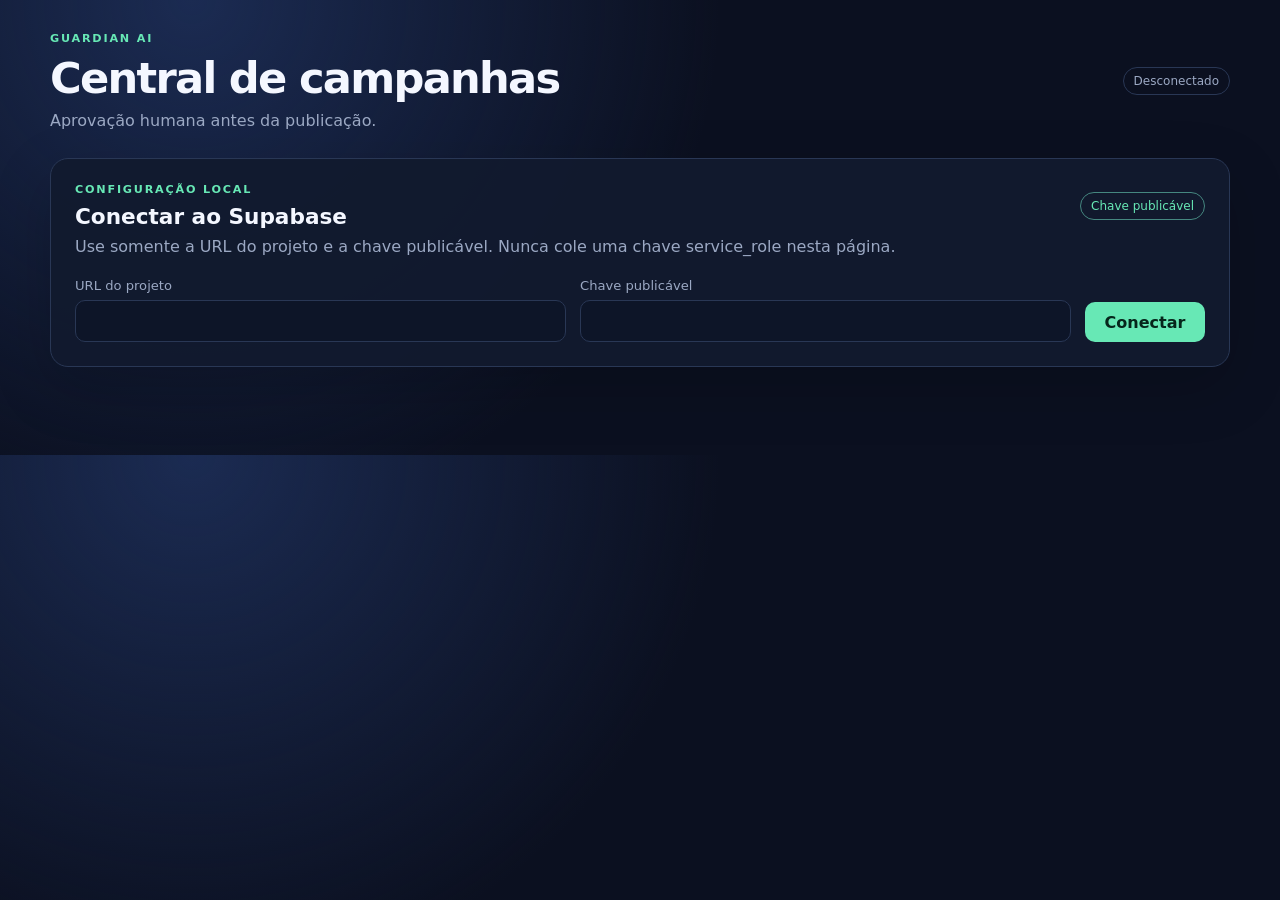
<file: MKT-Guardian-AUTO/desktop/index.html>
<!doctype html>
<html lang="pt-BR">
  <head>
    <meta charset="utf-8">
    <meta name="viewport" content="width=device-width, initial-scale=1">
    <meta
      http-equiv="Content-Security-Policy"
      content="default-src 'self'; script-src 'self' https://esm.sh; connect-src 'self' https://*.supabase.co; img-src 'self' data: blob: https://*.supabase.co; media-src 'self' blob: https://*.supabase.co; style-src 'self'"
    >
    <title>Guardian AI · Campanhas</title>
    <link rel="stylesheet" href="styles.css">
  </head>
  <body>
    <main class="shell">
      <header class="topbar">
        <div>
          <p class="eyebrow">GUARDIAN AI</p>
          <h1>Central de campanhas</h1>
          <p class="subtitle">Aprovação humana antes da publicação.</p>
        </div>
        <div class="session-actions">
          <span id="session-label" class="session-label">Desconectado</span>
          <button id="logout-button" class="button button-quiet hidden" type="button">
            Sair
          </button>
        </div>
      </header>

      <section id="config-panel" class="panel">
        <div class="panel-heading">
          <div>
            <p class="eyebrow">CONFIGURAÇÃO LOCAL</p>
            <h2>Conectar ao Supabase</h2>
          </div>
          <span class="security-badge">Chave publicável</span>
        </div>
        <p class="muted">
          Use somente a URL do projeto e a chave publicável. Nunca cole uma
          chave service_role nesta página.
        </p>
        <div id="config-message" class="message hidden" role="status" aria-live="polite"></div>
        <form id="config-form" class="form-grid">
          <label>
            URL do projeto
            <input id="supabase-url" name="supabase-url" type="url" autocomplete="url" required>
          </label>
          <label>
            Chave publicável
            <input id="publishable-key" name="publishable-key" type="password" autocomplete="off" required>
          </label>
          <button class="button button-primary form-submit" type="submit">
            Conectar
          </button>
        </form>
      </section>

      <section id="login-panel" class="panel hidden">
        <div class="panel-heading">
          <div>
            <p class="eyebrow">ACESSO AUTENTICADO</p>
            <h2>Entrar no painel</h2>
          </div>
          <span class="security-badge">RLS ativo</span>
        </div>
        <div id="auth-message" class="message hidden" role="status" aria-live="polite"></div>
        <form id="login-form" class="form-grid">
          <label>
            E-mail
            <input id="email" name="email" type="email" autocomplete="username" required>
          </label>
          <label>
            Senha
            <input id="password" name="password" type="password" autocomplete="current-password" required>
          </label>
          <button class="button button-primary form-submit" type="submit">
            Entrar
          </button>
        </form>
        <button id="reset-config-button" class="button button-quiet reset-config" type="button">
          Trocar URL ou chave
        </button>
      </section>

      <section id="dashboard" class="hidden">
        <section id="new-campaign-panel" class="panel">
          <div class="panel-heading">
            <div>
              <p class="eyebrow">NOVA PRODUÇÃO</p>
              <h2>Criar campanha</h2>
            </div>
            <span class="security-badge">Aprovação humana obrigatória</span>
          </div>
          <p class="muted">
            Escolha os seis parâmetros. O worker Linux fará a geração e a
            campanha ficará aguardando sua aprovação antes de qualquer publicação.
          </p>
          <div id="creation-message" class="message hidden" role="status" aria-live="polite"></div>
          <form id="new-campaign-form" class="campaign-form">
            <label>
              Público-alvo
              <select id="new-publico" required>
                <option value="">Selecione</option>
                <option value="idosos">Idosos / Aposentados</option>
                <option value="pais">Pais / Filhos</option>
                <option value="empresarios">Empresários / Comerciantes</option>
                <option value="escolas">Escolas / Professores</option>
              </select>
            </label>
            <label>
              Tipo de golpe
              <select id="new-golpe" required>
                <option value="">Selecione</option>
                <option value="falso_parente">Falso Parente</option>
                <option value="pix_fantasma">Golpe do PIX</option>
                <option value="falsa_central">Falsa Central Bancária</option>
                <option value="grooming">Grooming</option>
                <option value="phishing">Phishing</option>
                <option value="clonagem_whatsapp">Clonagem de WhatsApp</option>
                <option value="link_malicioso">Link Malicioso</option>
                <option value="falso_emprego">Falso Emprego</option>
                <option value="falso_investimento">Falso Investimento</option>
              </select>
            </label>
            <label>
              Tipo de mídia
              <select id="new-midia" required>
                <option value="">Selecione</option>
                <option value="imagem">Imagem estática</option>
                <option value="video">Vídeo comercial</option>
              </select>
            </label>
            <label>
              Canal
              <select id="new-canal" required>
                <option value="">Selecione</option>
                <option value="meta">Meta Ads (Instagram/Facebook)</option>
                <option value="tiktok">TikTok / YouTube Shorts</option>
              </select>
            </label>
            <label>
              Objetivo
              <select id="new-objetivo" required>
                <option value="">Selecione</option>
                <option value="install">Instalação do aplicativo</option>
                <option value="leads">Geração de leads</option>
              </select>
            </label>
            <div class="creation-flow">
              <span class="form-label">Fluxo pós-geração</span>
              <strong>Salvar localmente + revisão no Desktop</strong>
              <small>Telegram continuará recebendo notificações quando configurado.</small>
            </div>
            <button class="button button-primary form-submit" type="submit">
              Enfileirar geração
            </button>
          </form>
        </section>

        <div class="dashboard-toolbar">
          <div>
            <p class="eyebrow">VISÃO OPERACIONAL</p>
            <h2>Campanhas</h2>
          </div>
          <div class="toolbar-actions">
            <label class="filter-label" for="status-filter">Status</label>
            <select id="status-filter">
              <option value="">Todas</option>
              <option value="AGUARDANDO_APROVACAO_FINAL">Aguardando aprovação</option>
              <option value="AJUSTE_SOLICITADO">Ajuste solicitado</option>
              <option value="APROVADA">Aprovadas</option>
              <option value="PRONTA_PARA_PUBLICAR">Prontas</option>
              <option value="PUBLICANDO">Publicando</option>
              <option value="PUBLICADA">Publicadas</option>
              <option value="ERRO_PUBLICACAO">Com erro</option>
            </select>
            <button id="refresh-button" class="button button-quiet" type="button">
              Atualizar
            </button>
          </div>
        </div>

        <div id="message" class="message hidden" role="status" aria-live="polite"></div>
        <div id="campaign-list" class="campaign-grid"></div>
        <div id="empty-state" class="empty-state hidden">
          Nenhuma campanha encontrada para este filtro.
        </div>
      </section>

      <section id="commands-panel" class="panel hidden">
        <div class="panel-heading">
          <div>
            <p class="eyebrow">AUDITORIA</p>
            <h2>Comandos recentes</h2>
          </div>
        </div>
        <div id="command-list" class="command-list"></div>
      </section>
    </main>

    <template id="campaign-template">
      <article class="campaign-card">
        <div class="asset-frame"></div>
        <div class="campaign-content">
          <div class="campaign-heading">
            <div>
              <p class="campaign-id"></p>
              <h3 class="campaign-title"></h3>
            </div>
            <span class="status-pill"></span>
          </div>
          <p class="campaign-copy"></p>
          <p class="campaign-script-label">Roteiro</p>
          <p class="campaign-script"></p>
          <p class="campaign-qa"></p>
          <dl class="campaign-meta"></dl>
          <div class="campaign-actions">
            <div class="editorial-actions hidden">
              <button class="button button-primary approve-button" type="button">
                Aprovar
              </button>
              <button class="button button-quiet revision-button" type="button">
                Solicitar ajuste
              </button>
              <button class="button button-danger reject-button" type="button">
                Rejeitar
              </button>
            </div>
            <button class="button button-primary publish-button" type="button">
              Solicitar publicação
            </button>
          </div>
        </div>
      </article>
    </template>

    <script type="module" src="app.js"></script>
  </body>
</html>
</file>
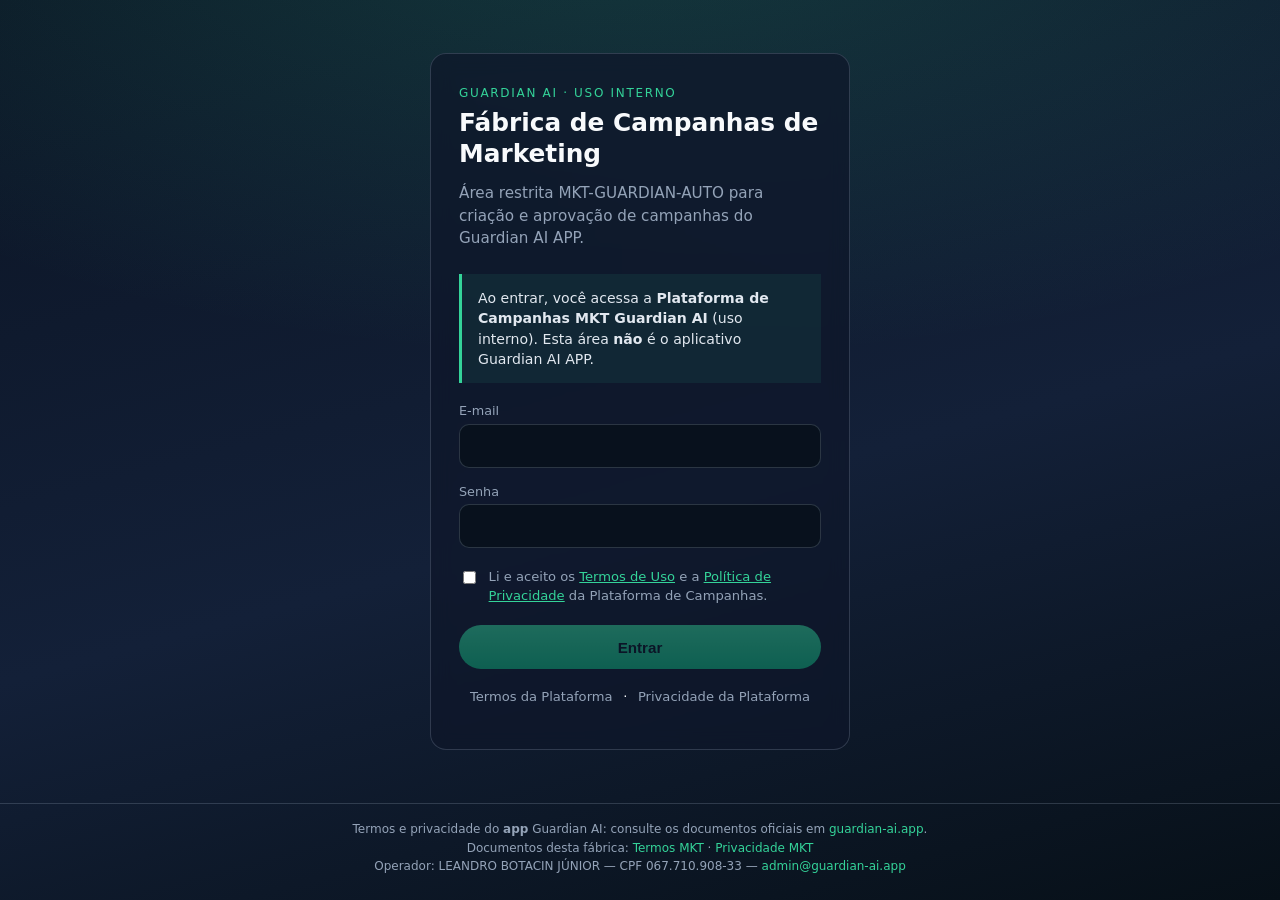
<file: MKT-Guardian-AUTO/docs/web/index.html>
<!DOCTYPE html>
<html lang="pt-BR">
<head>
  <meta charset="utf-8" />
  <meta name="viewport" content="width=device-width, initial-scale=1" />
  <title>MKT Guardian AI — Fábrica de Campanhas</title>
  <meta name="description" content="Área restrita da Fábrica de Campanhas de Marketing do Guardian AI APP. Uso interno mediante autenticação." />
  <meta name="robots" content="noindex, nofollow" />
  <style>
    :root {
      --navy: #0b1424;
      --navy-mid: #132038;
      --card: #0f172a;
      --green: #34d399;
      --green-dark: #10b981;
      --text: #f8fafc;
      --muted: #94a3b8;
      --line: rgba(148, 163, 184, 0.25);
    }
    * { box-sizing: border-box; }
    body {
      margin: 0;
      min-height: 100vh;
      font-family: "Segoe UI", system-ui, sans-serif;
      color: var(--text);
      background:
        radial-gradient(ellipse 80% 50% at 50% -10%, rgba(52, 211, 153, 0.18), transparent),
        linear-gradient(165deg, var(--navy) 0%, var(--navy-mid) 55%, #071018 100%);
      display: flex;
      flex-direction: column;
    }
    main {
      flex: 1;
      display: flex;
      align-items: center;
      justify-content: center;
      padding: 2rem 1.25rem;
    }
    .panel {
      width: min(420px, 100%);
      padding: 2rem 1.75rem;
      background: rgba(15, 23, 42, 0.72);
      border: 1px solid var(--line);
      border-radius: 16px;
      backdrop-filter: blur(10px);
    }
    .brand {
      font-size: 0.75rem;
      letter-spacing: 0.14em;
      text-transform: uppercase;
      color: var(--green);
      margin: 0 0 0.5rem;
    }
    h1 {
      margin: 0 0 0.75rem;
      font-size: 1.55rem;
      line-height: 1.25;
      font-weight: 700;
    }
    .lead {
      margin: 0 0 1.5rem;
      color: var(--muted);
      font-size: 0.95rem;
      line-height: 1.5;
    }
    .notice {
      margin: 0 0 1.25rem;
      padding: 0.85rem 1rem;
      border-left: 3px solid var(--green);
      background: rgba(52, 211, 153, 0.08);
      color: #e2e8f0;
      font-size: 0.88rem;
      line-height: 1.45;
    }
    label {
      display: block;
      font-size: 0.8rem;
      color: var(--muted);
      margin-bottom: 0.35rem;
    }
    input[type="email"],
    input[type="password"] {
      width: 100%;
      margin-bottom: 1rem;
      padding: 0.75rem 0.85rem;
      border-radius: 10px;
      border: 1px solid var(--line);
      background: rgba(7, 16, 24, 0.7);
      color: var(--text);
      font-size: 1rem;
    }
    input:focus {
      outline: 2px solid rgba(52, 211, 153, 0.45);
      border-color: var(--green);
    }
    .accept {
      display: flex;
      gap: 0.6rem;
      align-items: flex-start;
      margin: 0.25rem 0 1.25rem;
      font-size: 0.82rem;
      color: var(--muted);
      line-height: 1.4;
    }
    .accept a { color: var(--green); }
    button {
      width: 100%;
      border: 0;
      border-radius: 999px;
      padding: 0.85rem 1rem;
      background: linear-gradient(180deg, var(--green), var(--green-dark));
      color: var(--navy);
      font-weight: 700;
      font-size: 0.95rem;
      cursor: pointer;
    }
    button:disabled {
      opacity: 0.45;
      cursor: not-allowed;
    }
    .links {
      margin-top: 1.25rem;
      text-align: center;
      font-size: 0.82rem;
    }
    .links a {
      color: var(--muted);
      text-decoration: none;
      margin: 0 0.4rem;
    }
    .links a:hover { color: var(--green); }
    footer {
      padding: 1rem 1.25rem 1.5rem;
      text-align: center;
      font-size: 0.75rem;
      color: var(--muted);
      line-height: 1.55;
      border-top: 1px solid var(--line);
    }
    footer a { color: var(--green); text-decoration: none; }
  </style>
</head>
<body>
  <main>
    <section class="panel" aria-labelledby="titulo-login">
      <p class="brand">Guardian AI · Uso interno</p>
      <h1 id="titulo-login">Fábrica de Campanhas de Marketing</h1>
      <p class="lead">Área restrita MKT-GUARDIAN-AUTO para criação e aprovação de campanhas do Guardian AI APP.</p>

      <p class="notice">
        Ao entrar, você acessa a <strong>Plataforma de Campanhas MKT Guardian AI</strong> (uso interno).
        Esta área <strong>não</strong> é o aplicativo Guardian AI APP.
      </p>

      <!-- Substitua action pelo endpoint real de autenticação do site -->
      <form method="post" action="#" id="form-login">
        <label for="email">E-mail</label>
        <input id="email" name="email" type="email" autocomplete="username" required />

        <label for="senha">Senha</label>
        <input id="senha" name="senha" type="password" autocomplete="current-password" required />

        <label class="accept">
          <input type="checkbox" id="aceite" name="aceite" required />
          <span>
            Li e aceito os
            <a href="./termos_mkt.html">Termos de Uso</a>
            e a
            <a href="./privacidade_mkt.html">Política de Privacidade</a>
            da Plataforma de Campanhas.
          </span>
        </label>

        <button type="submit" id="btn-entrar" disabled>Entrar</button>
      </form>

      <p class="links">
        <a href="./termos_mkt.html">Termos da Plataforma</a>
        ·
        <a href="./privacidade_mkt.html">Privacidade da Plataforma</a>
      </p>
    </section>
  </main>

  <footer>
    Termos e privacidade do <strong>app</strong> Guardian AI: consulte os documentos oficiais em
    <a href="https://guardian-ai.app">guardian-ai.app</a>.<br />
    Documentos desta fábrica:
    <a href="./termos_mkt.html">Termos MKT</a> ·
    <a href="./privacidade_mkt.html">Privacidade MKT</a><br />
    Operador: LEANDRO BOTACIN JÚNIOR — CPF 067.710.908-33 —
    <a href="mailto:admin@guardian-ai.app">admin@guardian-ai.app</a>
  </footer>

  <script>
    const aceite = document.getElementById("aceite");
    const btn = document.getElementById("btn-entrar");
    aceite.addEventListener("change", () => {
      btn.disabled = !aceite.checked;
    });
  </script>
</body>
</html>
</file>
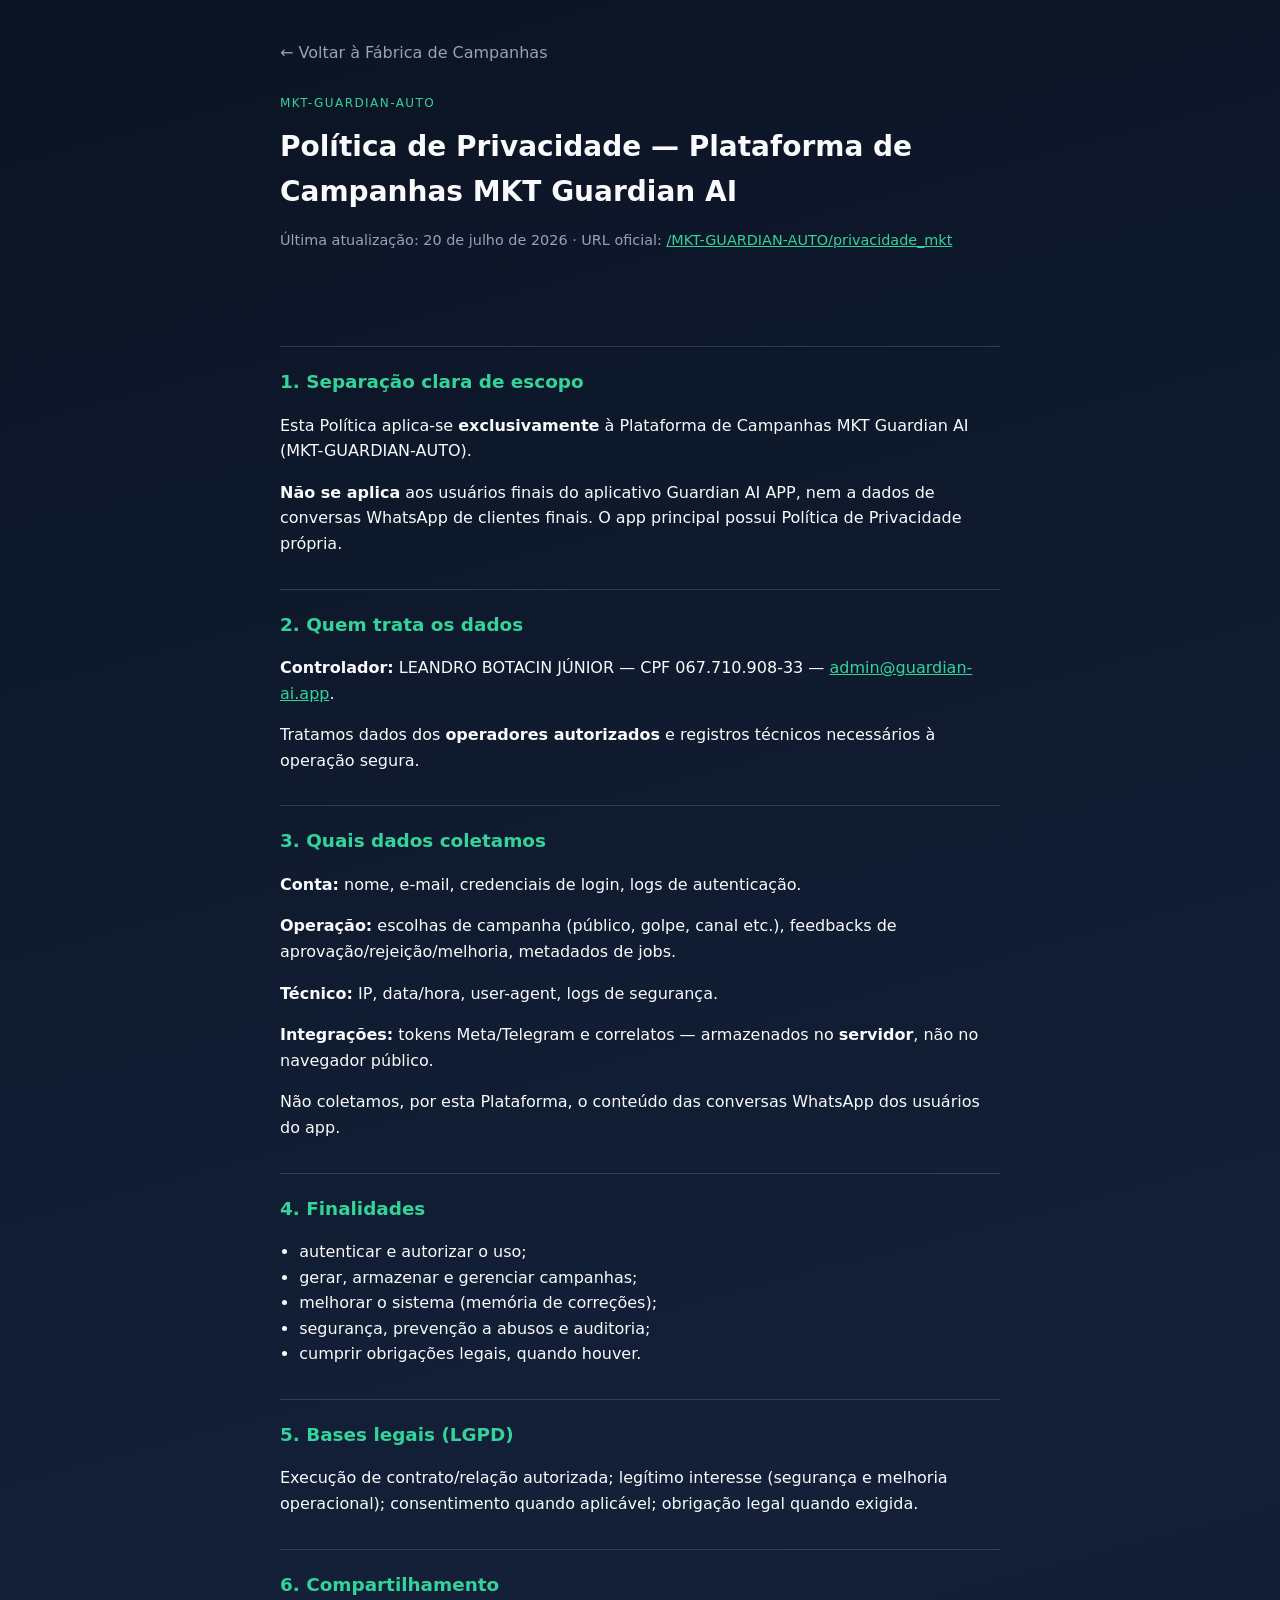
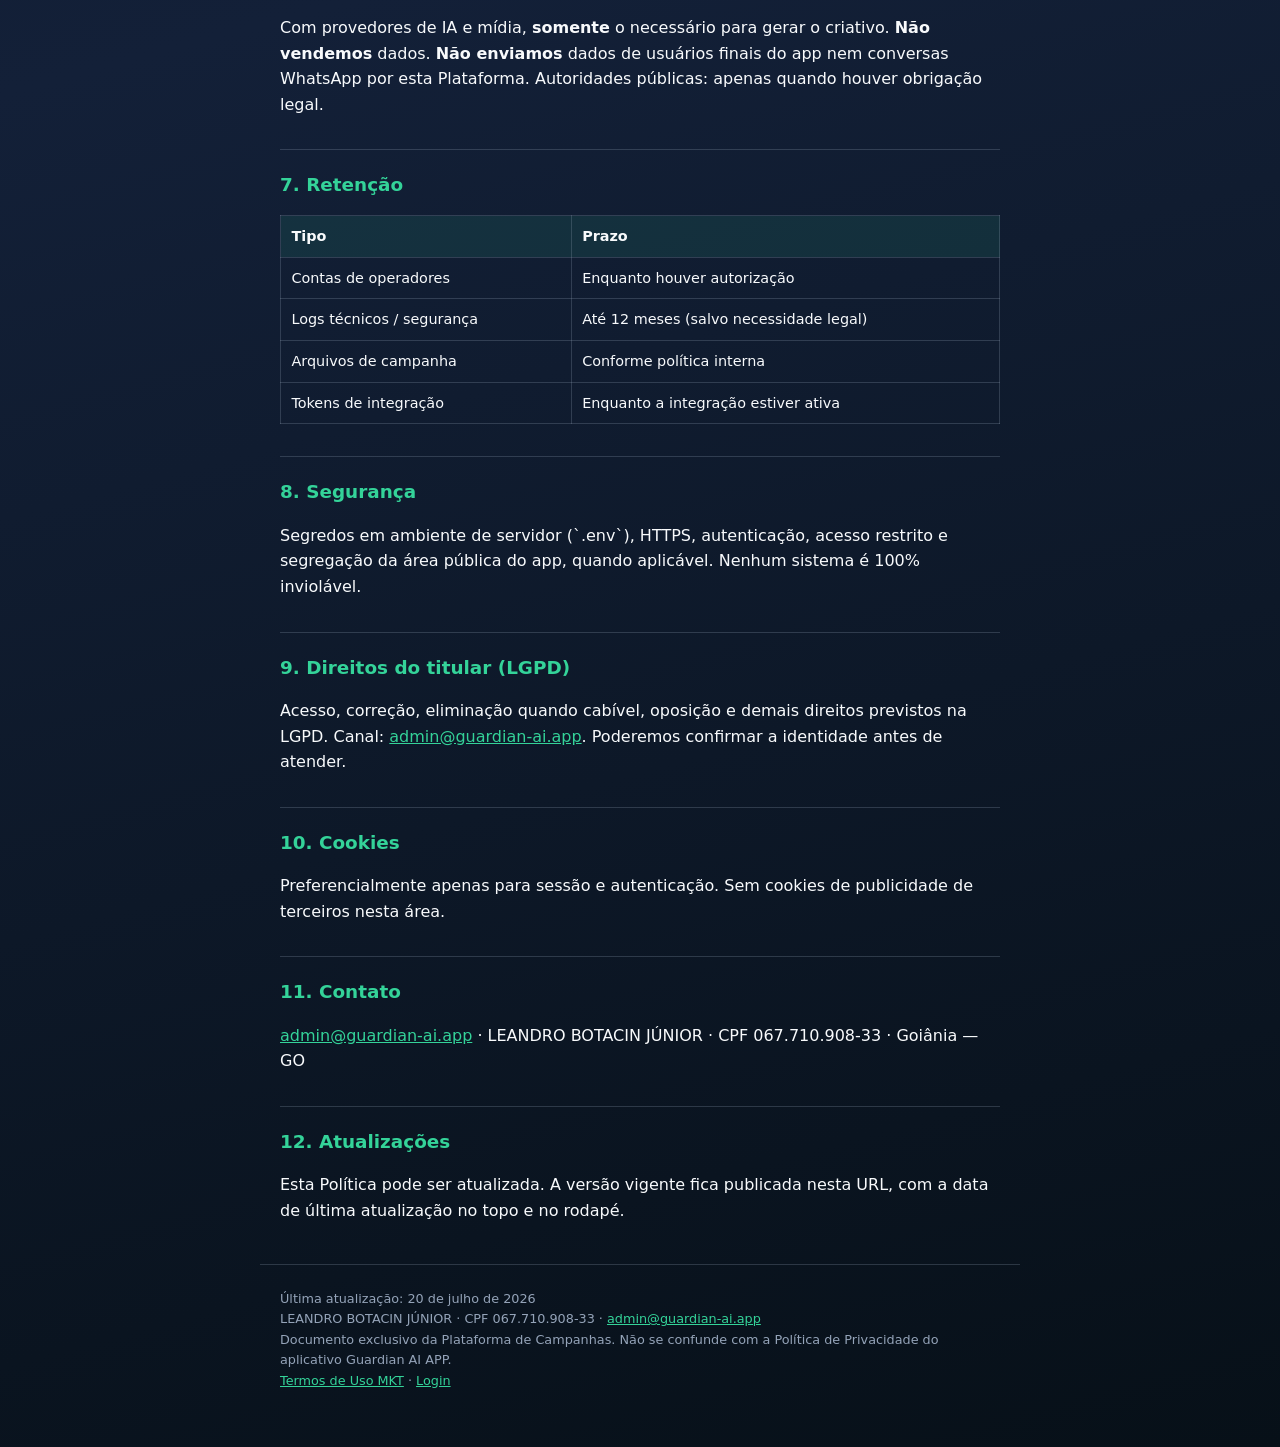
<file: MKT-Guardian-AUTO/docs/web/privacidade_mkt.html>
<!DOCTYPE html>
<html lang="pt-BR">
<head>
  <meta charset="utf-8" />
  <meta name="viewport" content="width=device-width, initial-scale=1" />
  <title>Política de Privacidade — MKT Guardian AI</title>
  <meta name="robots" content="noindex, nofollow" />
  <style>
    :root {
      --navy: #0b1424;
      --green: #34d399;
      --text: #f8fafc;
      --muted: #94a3b8;
      --line: rgba(148, 163, 184, 0.25);
    }
    * { box-sizing: border-box; }
    body {
      margin: 0;
      font-family: "Segoe UI", system-ui, sans-serif;
      color: var(--text);
      background: linear-gradient(165deg, #0b1424, #132038 50%, #071018);
      line-height: 1.6;
    }
    header, footer, article {
      max-width: 760px;
      margin: 0 auto;
      padding: 1.5rem 1.25rem;
    }
    header { padding-top: 2.5rem; }
    .brand { color: var(--green); font-size: 0.75rem; letter-spacing: 0.12em; text-transform: uppercase; }
    h1 { margin: 0.4rem 0 0.5rem; font-size: 1.75rem; }
    .meta { color: var(--muted); font-size: 0.9rem; }
    article h2 {
      margin-top: 2rem;
      font-size: 1.15rem;
      color: var(--green);
      border-top: 1px solid var(--line);
      padding-top: 1.25rem;
    }
    a { color: var(--green); }
    table {
      width: 100%;
      border-collapse: collapse;
      font-size: 0.9rem;
      margin: 0.75rem 0;
    }
    th, td {
      border: 1px solid var(--line);
      padding: 0.55rem 0.65rem;
      text-align: left;
    }
    th { background: rgba(52, 211, 153, 0.1); }
    footer {
      border-top: 1px solid var(--line);
      color: var(--muted);
      font-size: 0.8rem;
      margin-bottom: 2rem;
    }
    .back { display: inline-block; margin-bottom: 1rem; color: var(--muted); text-decoration: none; }
    .back:hover { color: var(--green); }
    ul { padding-left: 1.2rem; }
  </style>
</head>
<body>
  <header>
    <a class="back" href="./index.html">← Voltar à Fábrica de Campanhas</a>
    <p class="brand">MKT-GUARDIAN-AUTO</p>
    <h1>Política de Privacidade — Plataforma de Campanhas MKT Guardian AI</h1>
    <p class="meta">Última atualização: 20 de julho de 2026 · URL oficial: <a href="https://guardian-ai.app/MKT-GUARDIAN-AUTO/privacidade_mkt">/MKT-GUARDIAN-AUTO/privacidade_mkt</a></p>
  </header>

  <article>
    <h2>1. Separação clara de escopo</h2>
    <p>Esta Política aplica-se <strong>exclusivamente</strong> à Plataforma de Campanhas MKT Guardian AI (MKT-GUARDIAN-AUTO).</p>
    <p><strong>Não se aplica</strong> aos usuários finais do aplicativo Guardian AI APP, nem a dados de conversas WhatsApp de clientes finais. O app principal possui Política de Privacidade própria.</p>

    <h2>2. Quem trata os dados</h2>
    <p><strong>Controlador:</strong> LEANDRO BOTACIN JÚNIOR — CPF 067.710.908-33 — <a href="mailto:admin@guardian-ai.app">admin@guardian-ai.app</a>.</p>
    <p>Tratamos dados dos <strong>operadores autorizados</strong> e registros técnicos necessários à operação segura.</p>

    <h2>3. Quais dados coletamos</h2>
    <p><strong>Conta:</strong> nome, e-mail, credenciais de login, logs de autenticação.</p>
    <p><strong>Operação:</strong> escolhas de campanha (público, golpe, canal etc.), feedbacks de aprovação/rejeição/melhoria, metadados de jobs.</p>
    <p><strong>Técnico:</strong> IP, data/hora, user-agent, logs de segurança.</p>
    <p><strong>Integrações:</strong> tokens Meta/Telegram e correlatos — armazenados no <strong>servidor</strong>, não no navegador público.</p>
    <p>Não coletamos, por esta Plataforma, o conteúdo das conversas WhatsApp dos usuários do app.</p>

    <h2>4. Finalidades</h2>
    <ul>
      <li>autenticar e autorizar o uso;</li>
      <li>gerar, armazenar e gerenciar campanhas;</li>
      <li>melhorar o sistema (memória de correções);</li>
      <li>segurança, prevenção a abusos e auditoria;</li>
      <li>cumprir obrigações legais, quando houver.</li>
    </ul>

    <h2>5. Bases legais (LGPD)</h2>
    <p>Execução de contrato/relação autorizada; legítimo interesse (segurança e melhoria operacional); consentimento quando aplicável; obrigação legal quando exigida.</p>

    <h2>6. Compartilhamento</h2>
    <p>Com provedores de IA e mídia, <strong>somente</strong> o necessário para gerar o criativo. <strong>Não vendemos</strong> dados. <strong>Não enviamos</strong> dados de usuários finais do app nem conversas WhatsApp por esta Plataforma. Autoridades públicas: apenas quando houver obrigação legal.</p>

    <h2>7. Retenção</h2>
    <table>
      <thead>
        <tr><th>Tipo</th><th>Prazo</th></tr>
      </thead>
      <tbody>
        <tr><td>Contas de operadores</td><td>Enquanto houver autorização</td></tr>
        <tr><td>Logs técnicos / segurança</td><td>Até 12 meses (salvo necessidade legal)</td></tr>
        <tr><td>Arquivos de campanha</td><td>Conforme política interna</td></tr>
        <tr><td>Tokens de integração</td><td>Enquanto a integração estiver ativa</td></tr>
      </tbody>
    </table>

    <h2>8. Segurança</h2>
    <p>Segredos em ambiente de servidor (`.env`), HTTPS, autenticação, acesso restrito e segregação da área pública do app, quando aplicável. Nenhum sistema é 100% inviolável.</p>

    <h2>9. Direitos do titular (LGPD)</h2>
    <p>Acesso, correção, eliminação quando cabível, oposição e demais direitos previstos na LGPD. Canal: <a href="mailto:admin@guardian-ai.app">admin@guardian-ai.app</a>. Poderemos confirmar a identidade antes de atender.</p>

    <h2>10. Cookies</h2>
    <p>Preferencialmente apenas para sessão e autenticação. Sem cookies de publicidade de terceiros nesta área.</p>

    <h2>11. Contato</h2>
    <p><a href="mailto:admin@guardian-ai.app">admin@guardian-ai.app</a> · LEANDRO BOTACIN JÚNIOR · CPF 067.710.908-33 · Goiânia — GO</p>

    <h2>12. Atualizações</h2>
    <p>Esta Política pode ser atualizada. A versão vigente fica publicada nesta URL, com a data de última atualização no topo e no rodapé.</p>
  </article>

  <footer>
    Última atualização: 20 de julho de 2026<br />
    LEANDRO BOTACIN JÚNIOR · CPF 067.710.908-33 ·
    <a href="mailto:admin@guardian-ai.app">admin@guardian-ai.app</a><br />
    Documento exclusivo da Plataforma de Campanhas. Não se confunde com a Política de Privacidade do aplicativo Guardian AI APP.<br />
    <a href="./termos_mkt.html">Termos de Uso MKT</a> ·
    <a href="./index.html">Login</a>
  </footer>
</body>
</html>
</file>
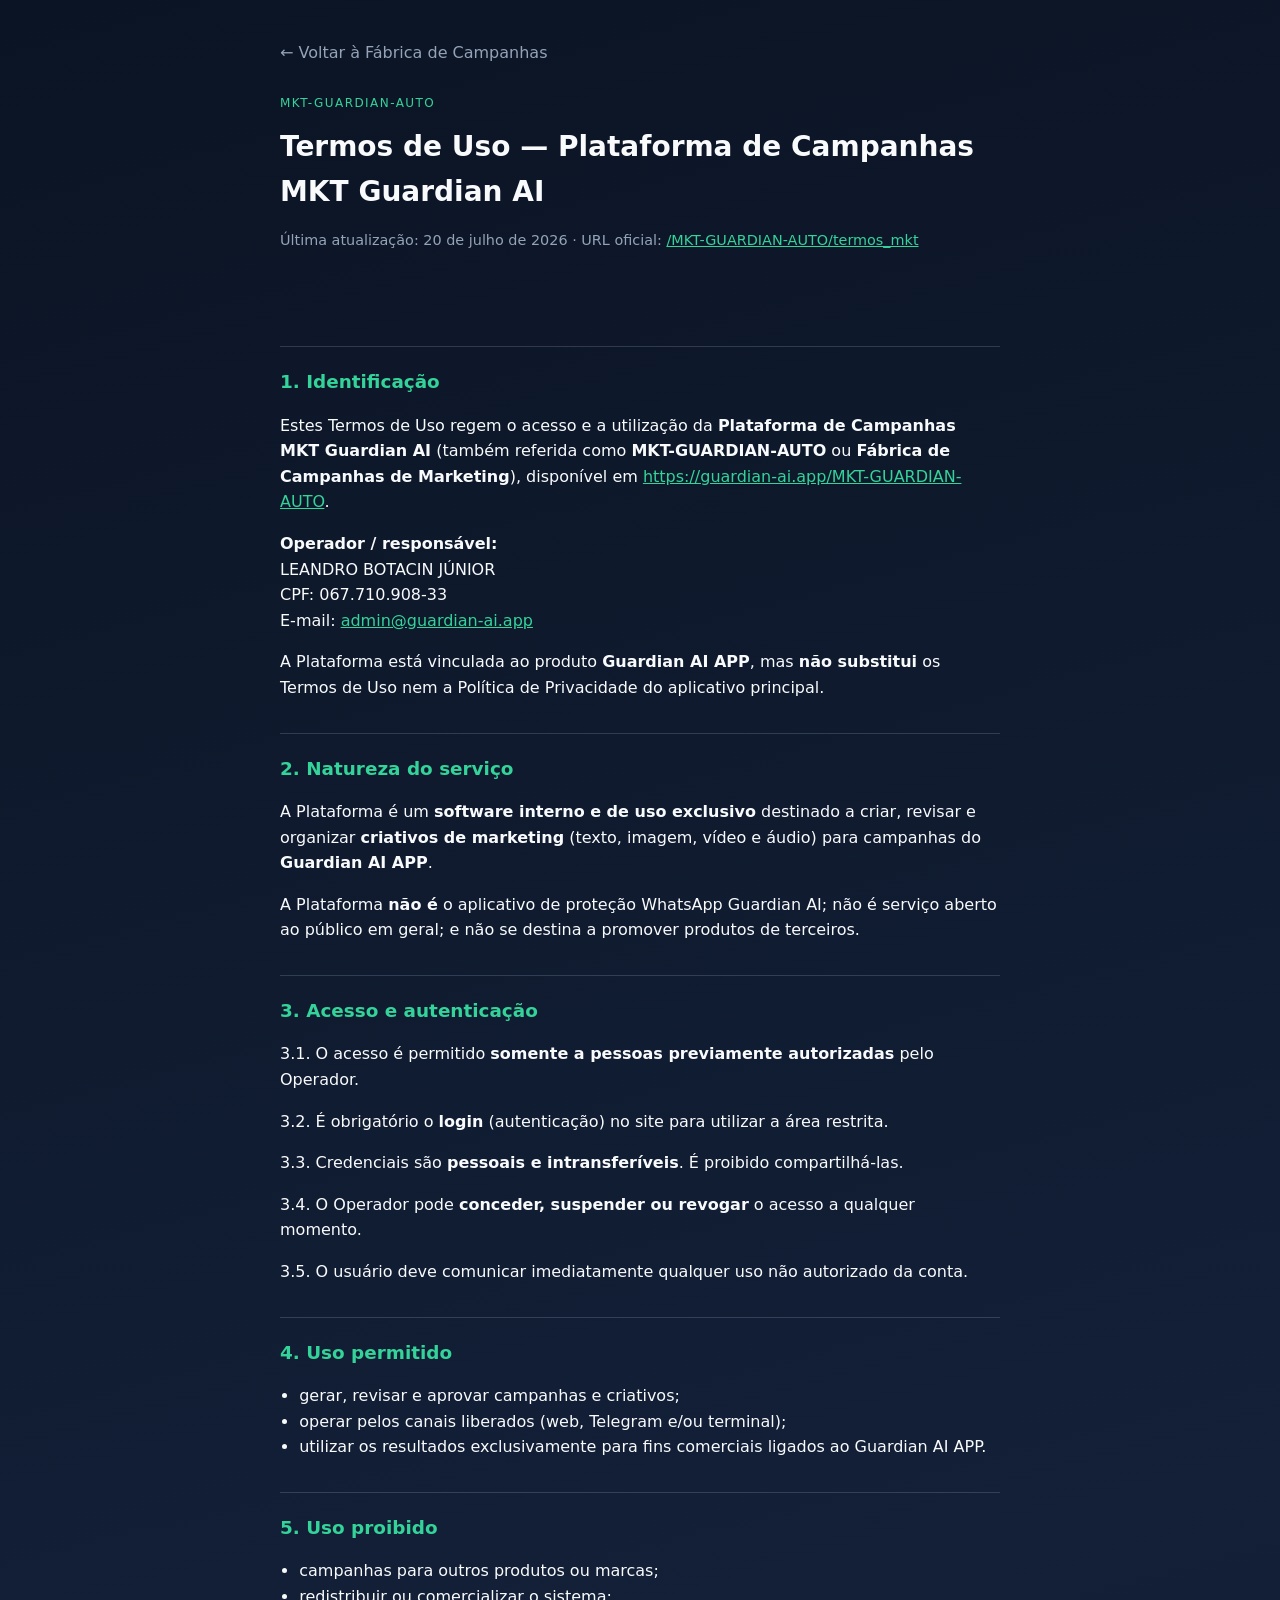
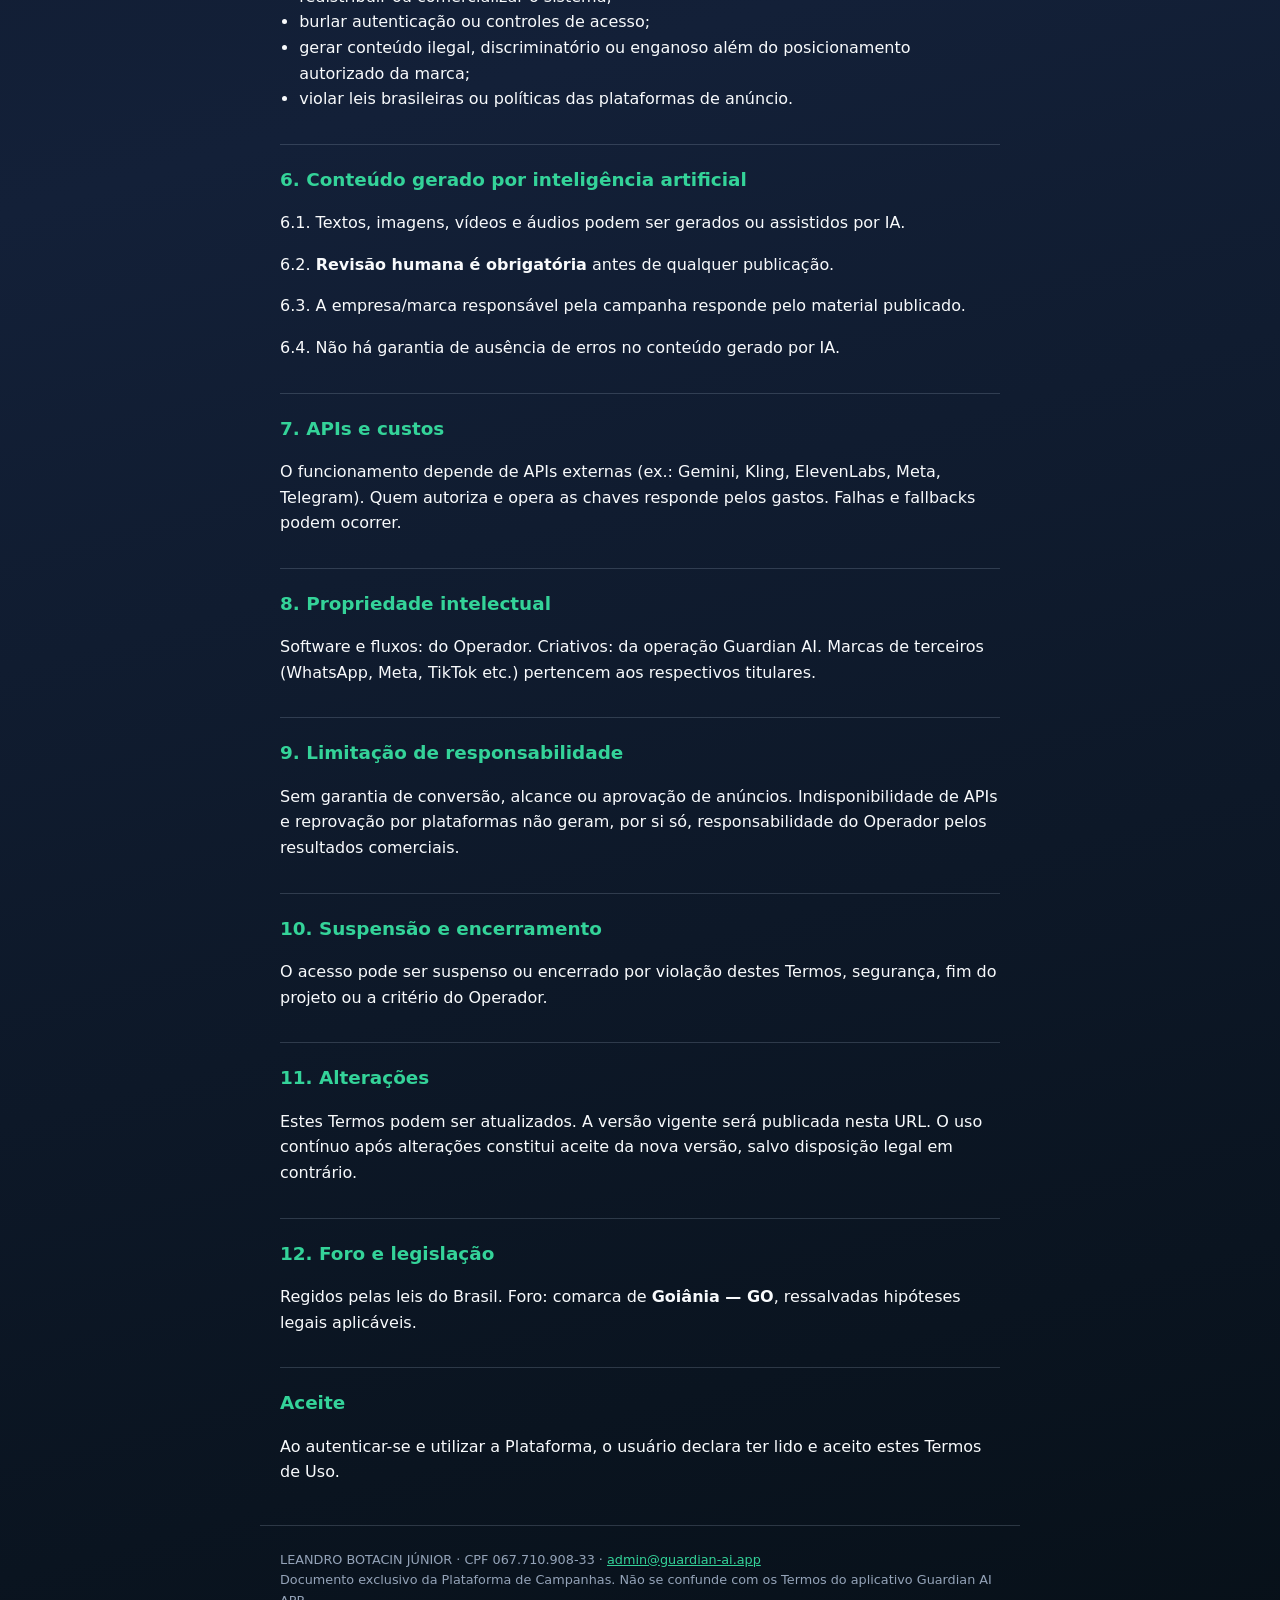
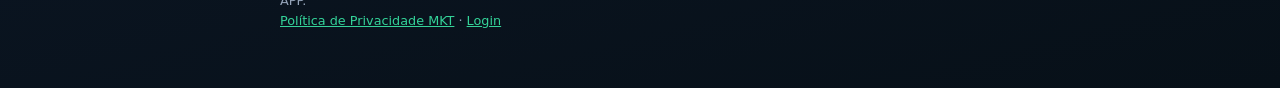
<file: MKT-Guardian-AUTO/docs/web/termos_mkt.html>
<!DOCTYPE html>
<html lang="pt-BR">
<head>
  <meta charset="utf-8" />
  <meta name="viewport" content="width=device-width, initial-scale=1" />
  <title>Termos de Uso — MKT Guardian AI</title>
  <meta name="robots" content="noindex, nofollow" />
  <style>
    :root {
      --navy: #0b1424;
      --green: #34d399;
      --text: #f8fafc;
      --muted: #94a3b8;
      --line: rgba(148, 163, 184, 0.25);
    }
    * { box-sizing: border-box; }
    body {
      margin: 0;
      font-family: "Segoe UI", system-ui, sans-serif;
      color: var(--text);
      background: linear-gradient(165deg, #0b1424, #132038 50%, #071018);
      line-height: 1.6;
    }
    header, footer, article {
      max-width: 760px;
      margin: 0 auto;
      padding: 1.5rem 1.25rem;
    }
    header { padding-top: 2.5rem; }
    .brand { color: var(--green); font-size: 0.75rem; letter-spacing: 0.12em; text-transform: uppercase; }
    h1 { margin: 0.4rem 0 0.5rem; font-size: 1.75rem; }
    .meta { color: var(--muted); font-size: 0.9rem; }
    article h2 {
      margin-top: 2rem;
      font-size: 1.15rem;
      color: var(--green);
      border-top: 1px solid var(--line);
      padding-top: 1.25rem;
    }
    a { color: var(--green); }
    footer {
      border-top: 1px solid var(--line);
      color: var(--muted);
      font-size: 0.8rem;
      margin-bottom: 2rem;
    }
    .back { display: inline-block; margin-bottom: 1rem; color: var(--muted); text-decoration: none; }
    .back:hover { color: var(--green); }
    ul { padding-left: 1.2rem; }
  </style>
</head>
<body>
  <header>
    <a class="back" href="./index.html">← Voltar à Fábrica de Campanhas</a>
    <p class="brand">MKT-GUARDIAN-AUTO</p>
    <h1>Termos de Uso — Plataforma de Campanhas MKT Guardian AI</h1>
    <p class="meta">Última atualização: 20 de julho de 2026 · URL oficial: <a href="https://guardian-ai.app/MKT-GUARDIAN-AUTO/termos_mkt">/MKT-GUARDIAN-AUTO/termos_mkt</a></p>
  </header>

  <article>
    <h2>1. Identificação</h2>
    <p>Estes Termos de Uso regem o acesso e a utilização da <strong>Plataforma de Campanhas MKT Guardian AI</strong> (também referida como <strong>MKT-GUARDIAN-AUTO</strong> ou <strong>Fábrica de Campanhas de Marketing</strong>), disponível em <a href="https://guardian-ai.app/MKT-GUARDIAN-AUTO">https://guardian-ai.app/MKT-GUARDIAN-AUTO</a>.</p>
    <p><strong>Operador / responsável:</strong><br />
      LEANDRO BOTACIN JÚNIOR<br />
      CPF: 067.710.908-33<br />
      E-mail: <a href="mailto:admin@guardian-ai.app">admin@guardian-ai.app</a></p>
    <p>A Plataforma está vinculada ao produto <strong>Guardian AI APP</strong>, mas <strong>não substitui</strong> os Termos de Uso nem a Política de Privacidade do aplicativo principal.</p>

    <h2>2. Natureza do serviço</h2>
    <p>A Plataforma é um <strong>software interno e de uso exclusivo</strong> destinado a criar, revisar e organizar <strong>criativos de marketing</strong> (texto, imagem, vídeo e áudio) para campanhas do <strong>Guardian AI APP</strong>.</p>
    <p>A Plataforma <strong>não é</strong> o aplicativo de proteção WhatsApp Guardian AI; não é serviço aberto ao público em geral; e não se destina a promover produtos de terceiros.</p>

    <h2>3. Acesso e autenticação</h2>
    <p>3.1. O acesso é permitido <strong>somente a pessoas previamente autorizadas</strong> pelo Operador.</p>
    <p>3.2. É obrigatório o <strong>login</strong> (autenticação) no site para utilizar a área restrita.</p>
    <p>3.3. Credenciais são <strong>pessoais e intransferíveis</strong>. É proibido compartilhá-las.</p>
    <p>3.4. O Operador pode <strong>conceder, suspender ou revogar</strong> o acesso a qualquer momento.</p>
    <p>3.5. O usuário deve comunicar imediatamente qualquer uso não autorizado da conta.</p>

    <h2>4. Uso permitido</h2>
    <ul>
      <li>gerar, revisar e aprovar campanhas e criativos;</li>
      <li>operar pelos canais liberados (web, Telegram e/ou terminal);</li>
      <li>utilizar os resultados exclusivamente para fins comerciais ligados ao Guardian AI APP.</li>
    </ul>

    <h2>5. Uso proibido</h2>
    <ul>
      <li>campanhas para outros produtos ou marcas;</li>
      <li>redistribuir ou comercializar o sistema;</li>
      <li>burlar autenticação ou controles de acesso;</li>
      <li>gerar conteúdo ilegal, discriminatório ou enganoso além do posicionamento autorizado da marca;</li>
      <li>violar leis brasileiras ou políticas das plataformas de anúncio.</li>
    </ul>

    <h2>6. Conteúdo gerado por inteligência artificial</h2>
    <p>6.1. Textos, imagens, vídeos e áudios podem ser gerados ou assistidos por IA.</p>
    <p>6.2. <strong>Revisão humana é obrigatória</strong> antes de qualquer publicação.</p>
    <p>6.3. A empresa/marca responsável pela campanha responde pelo material publicado.</p>
    <p>6.4. Não há garantia de ausência de erros no conteúdo gerado por IA.</p>

    <h2>7. APIs e custos</h2>
    <p>O funcionamento depende de APIs externas (ex.: Gemini, Kling, ElevenLabs, Meta, Telegram). Quem autoriza e opera as chaves responde pelos gastos. Falhas e fallbacks podem ocorrer.</p>

    <h2>8. Propriedade intelectual</h2>
    <p>Software e fluxos: do Operador. Criativos: da operação Guardian AI. Marcas de terceiros (WhatsApp, Meta, TikTok etc.) pertencem aos respectivos titulares.</p>

    <h2>9. Limitação de responsabilidade</h2>
    <p>Sem garantia de conversão, alcance ou aprovação de anúncios. Indisponibilidade de APIs e reprovação por plataformas não geram, por si só, responsabilidade do Operador pelos resultados comerciais.</p>

    <h2>10. Suspensão e encerramento</h2>
    <p>O acesso pode ser suspenso ou encerrado por violação destes Termos, segurança, fim do projeto ou a critério do Operador.</p>

    <h2>11. Alterações</h2>
    <p>Estes Termos podem ser atualizados. A versão vigente será publicada nesta URL. O uso contínuo após alterações constitui aceite da nova versão, salvo disposição legal em contrário.</p>

    <h2>12. Foro e legislação</h2>
    <p>Regidos pelas leis do Brasil. Foro: comarca de <strong>Goiânia — GO</strong>, ressalvadas hipóteses legais aplicáveis.</p>

    <h2>Aceite</h2>
    <p>Ao autenticar-se e utilizar a Plataforma, o usuário declara ter lido e aceito estes Termos de Uso.</p>
  </article>

  <footer>
    LEANDRO BOTACIN JÚNIOR · CPF 067.710.908-33 ·
    <a href="mailto:admin@guardian-ai.app">admin@guardian-ai.app</a><br />
    Documento exclusivo da Plataforma de Campanhas. Não se confunde com os Termos do aplicativo Guardian AI APP.<br />
    <a href="./privacidade_mkt.html">Política de Privacidade MKT</a> ·
    <a href="./index.html">Login</a>
  </footer>
</body>
</html>
</file>
<file: MKT-Guardian-AUTO/desktop/styles.css>
:root {
  color-scheme: dark;
  --bg: #0b1020;
  --panel: #121a2e;
  --panel-strong: #17223b;
  --line: #293755;
  --text: #f4f7ff;
  --muted: #9ba8c3;
  --accent: #67e8b5;
  --accent-dark: #0d654b;
  --danger: #ff8f9a;
  --warning: #ffd783;
  font-family: Inter, ui-sans-serif, system-ui, -apple-system, BlinkMacSystemFont, "Segoe UI", sans-serif;
}

* {
  box-sizing: border-box;
}

body {
  margin: 0;
  min-width: 320px;
  background:
    radial-gradient(circle at 15% 0%, #1b2b52 0, transparent 33rem),
    var(--bg);
  color: var(--text);
}

button,
input,
select {
  font: inherit;
}

button {
  cursor: pointer;
}

.shell {
  width: min(1180px, calc(100% - 32px));
  margin: 0 auto;
  padding: 32px 0 64px;
}

.topbar,
.dashboard-toolbar,
.panel-heading,
.campaign-heading,
.session-actions,
.toolbar-actions,
.campaign-actions {
  display: flex;
  align-items: center;
}

.topbar,
.dashboard-toolbar,
.panel-heading,
.campaign-heading {
  justify-content: space-between;
  gap: 20px;
}

.topbar {
  margin-bottom: 28px;
}

h1,
h2,
h3,
p {
  margin: 0;
}

h1 {
  font-size: clamp(1.75rem, 4vw, 2.7rem);
  letter-spacing: -0.04em;
}

h2 {
  font-size: 1.35rem;
}

h3 {
  font-size: 1rem;
  line-height: 1.35;
}

.subtitle,
.muted {
  color: var(--muted);
  margin-top: 8px;
}

.eyebrow {
  color: var(--accent);
  font-size: 0.7rem;
  font-weight: 800;
  letter-spacing: 0.16em;
  margin-bottom: 8px;
}

.panel {
  background: color-mix(in srgb, var(--panel) 94%, transparent);
  border: 1px solid var(--line);
  border-radius: 18px;
  padding: 24px;
  margin-bottom: 24px;
  box-shadow: 0 20px 60px rgb(0 0 0 / 0.18);
}

.security-badge,
.status-pill,
.session-label {
  border: 1px solid var(--line);
  border-radius: 999px;
  color: var(--muted);
  font-size: 0.75rem;
  padding: 6px 10px;
  white-space: nowrap;
}

.security-badge {
  color: var(--accent);
  border-color: color-mix(in srgb, var(--accent) 45%, var(--line));
}

.session-actions,
.toolbar-actions {
  gap: 10px;
}

.form-grid {
  display: grid;
  grid-template-columns: 1fr 1fr auto;
  align-items: end;
  gap: 14px;
  margin-top: 22px;
}

label,
.filter-label {
  color: var(--muted);
  display: grid;
  font-size: 0.82rem;
  gap: 7px;
}

input,
select {
  background: #0d1528;
  border: 1px solid var(--line);
  border-radius: 10px;
  color: var(--text);
  min-height: 42px;
  outline: none;
  padding: 9px 11px;
}

input:focus,
select:focus {
  border-color: var(--accent);
  box-shadow: 0 0 0 3px rgb(103 232 181 / 0.12);
}

.button {
  border: 1px solid transparent;
  border-radius: 10px;
  font-weight: 750;
  min-height: 40px;
  padding: 9px 14px;
  transition: transform 120ms ease, filter 120ms ease;
}

.button:hover {
  filter: brightness(1.1);
  transform: translateY(-1px);
}

.button:disabled {
  cursor: wait;
  filter: grayscale(0.4);
  opacity: 0.6;
  transform: none;
}

.button-primary {
  background: var(--accent);
  color: #06261b;
}

.button-danger {
  background: transparent;
  border-color: color-mix(in srgb, var(--danger) 55%, var(--line));
  color: var(--danger);
}

.button-quiet {
  background: transparent;
  border-color: var(--line);
  color: var(--text);
}

.form-submit {
  min-width: 120px;
}

.campaign-form {
  display: grid;
  grid-template-columns: repeat(3, minmax(0, 1fr));
  align-items: end;
  gap: 14px;
  margin-top: 22px;
}

.form-label {
  color: var(--muted);
  display: block;
  font-size: 0.82rem;
  margin-bottom: 7px;
}

.creation-flow {
  border: 1px solid var(--line);
  border-radius: 10px;
  min-height: 42px;
  padding: 9px 11px;
}

.creation-flow strong,
.creation-flow small {
  display: block;
}

.creation-flow strong {
  font-size: 0.85rem;
}

.creation-flow small {
  color: var(--muted);
  font-size: 0.72rem;
  margin-top: 4px;
}

.reset-config {
  margin-top: 16px;
}

.dashboard-toolbar {
  margin: 34px 0 18px;
}

.campaign-grid {
  display: grid;
  grid-template-columns: repeat(auto-fit, minmax(280px, 1fr));
  gap: 18px;
}

.campaign-card {
  background: var(--panel);
  border: 1px solid var(--line);
  border-radius: 16px;
  overflow: hidden;
}

.asset-frame {
  align-items: center;
  background: #080d19;
  display: flex;
  justify-content: center;
  min-height: 210px;
  overflow: hidden;
}

.asset-frame img,
.asset-frame video {
  display: block;
  height: 260px;
  max-width: 100%;
  object-fit: contain;
  width: 100%;
}

.asset-placeholder {
  color: var(--muted);
  font-size: 0.85rem;
  padding: 30px;
  text-align: center;
}

.campaign-content {
  padding: 16px;
}

.campaign-id {
  color: var(--muted);
  font-size: 0.7rem;
  margin-bottom: 5px;
  overflow: hidden;
  text-overflow: ellipsis;
  white-space: nowrap;
}

.campaign-copy {
  color: var(--muted);
  font-size: 0.88rem;
  line-height: 1.5;
  margin: 15px 0;
  min-height: 42px;
}

.campaign-script-label {
  color: var(--accent);
  font-size: 0.72rem;
  font-weight: 800;
  letter-spacing: 0.08em;
  margin-top: 14px;
  text-transform: uppercase;
}

.campaign-script {
  color: var(--text);
  font-size: 0.84rem;
  line-height: 1.5;
  margin: 6px 0 14px;
  max-height: 150px;
  overflow: auto;
  white-space: pre-wrap;
}

.campaign-qa {
  color: var(--muted);
  font-size: 0.75rem;
  margin: 0;
}

.campaign-meta {
  border-top: 1px solid var(--line);
  display: grid;
  font-size: 0.78rem;
  grid-template-columns: auto 1fr;
  gap: 7px 12px;
  margin: 0;
  padding-top: 14px;
}

.campaign-meta dt {
  color: var(--muted);
}

.campaign-meta dd {
  margin: 0;
  text-align: right;
}

.campaign-actions {
  border-top: 1px solid var(--line);
  flex-wrap: wrap;
  gap: 8px;
  justify-content: flex-end;
  margin-top: 16px;
  padding-top: 14px;
}

.editorial-actions {
  display: flex;
  flex-wrap: wrap;
  gap: 8px;
  justify-content: flex-end;
  width: 100%;
}

.status-pill {
  color: var(--warning);
}

.status-publicada,
.status-aprovada,
.status-pronta_para_publicar {
  color: var(--accent);
}

.status-erro_publicacao {
  color: var(--danger);
}

.message {
  border: 1px solid var(--line);
  border-radius: 10px;
  color: var(--muted);
  margin-bottom: 16px;
  padding: 12px 14px;
}

.message.error {
  border-color: color-mix(in srgb, var(--danger) 55%, var(--line));
  color: var(--danger);
}

.message.success {
  border-color: color-mix(in srgb, var(--accent) 55%, var(--line));
  color: var(--accent);
}

.empty-state {
  border: 1px dashed var(--line);
  border-radius: 14px;
  color: var(--muted);
  padding: 40px;
  text-align: center;
}

.command-list {
  display: grid;
  gap: 10px;
}

.command-row {
  align-items: center;
  border-bottom: 1px solid var(--line);
  display: grid;
  gap: 8px;
  grid-template-columns: 1fr auto auto;
  padding: 12px 0;
}

.command-row:last-child {
  border-bottom: 0;
}

.command-id {
  color: var(--muted);
  font-size: 0.75rem;
}

.hidden {
  display: none !important;
}

@media (max-width: 720px) {
  .shell {
    width: min(100% - 20px, 560px);
    padding-top: 20px;
  }

  .topbar,
  .dashboard-toolbar,
  .panel-heading {
    align-items: flex-start;
    flex-direction: column;
  }

  .session-actions,
  .toolbar-actions {
    width: 100%;
  }

  .toolbar-actions select {
    flex: 1;
  }

  .form-grid {
    grid-template-columns: 1fr;
  }

  .campaign-form {
    grid-template-columns: 1fr;
  }

  .form-submit {
    width: 100%;
  }
}
</file>
